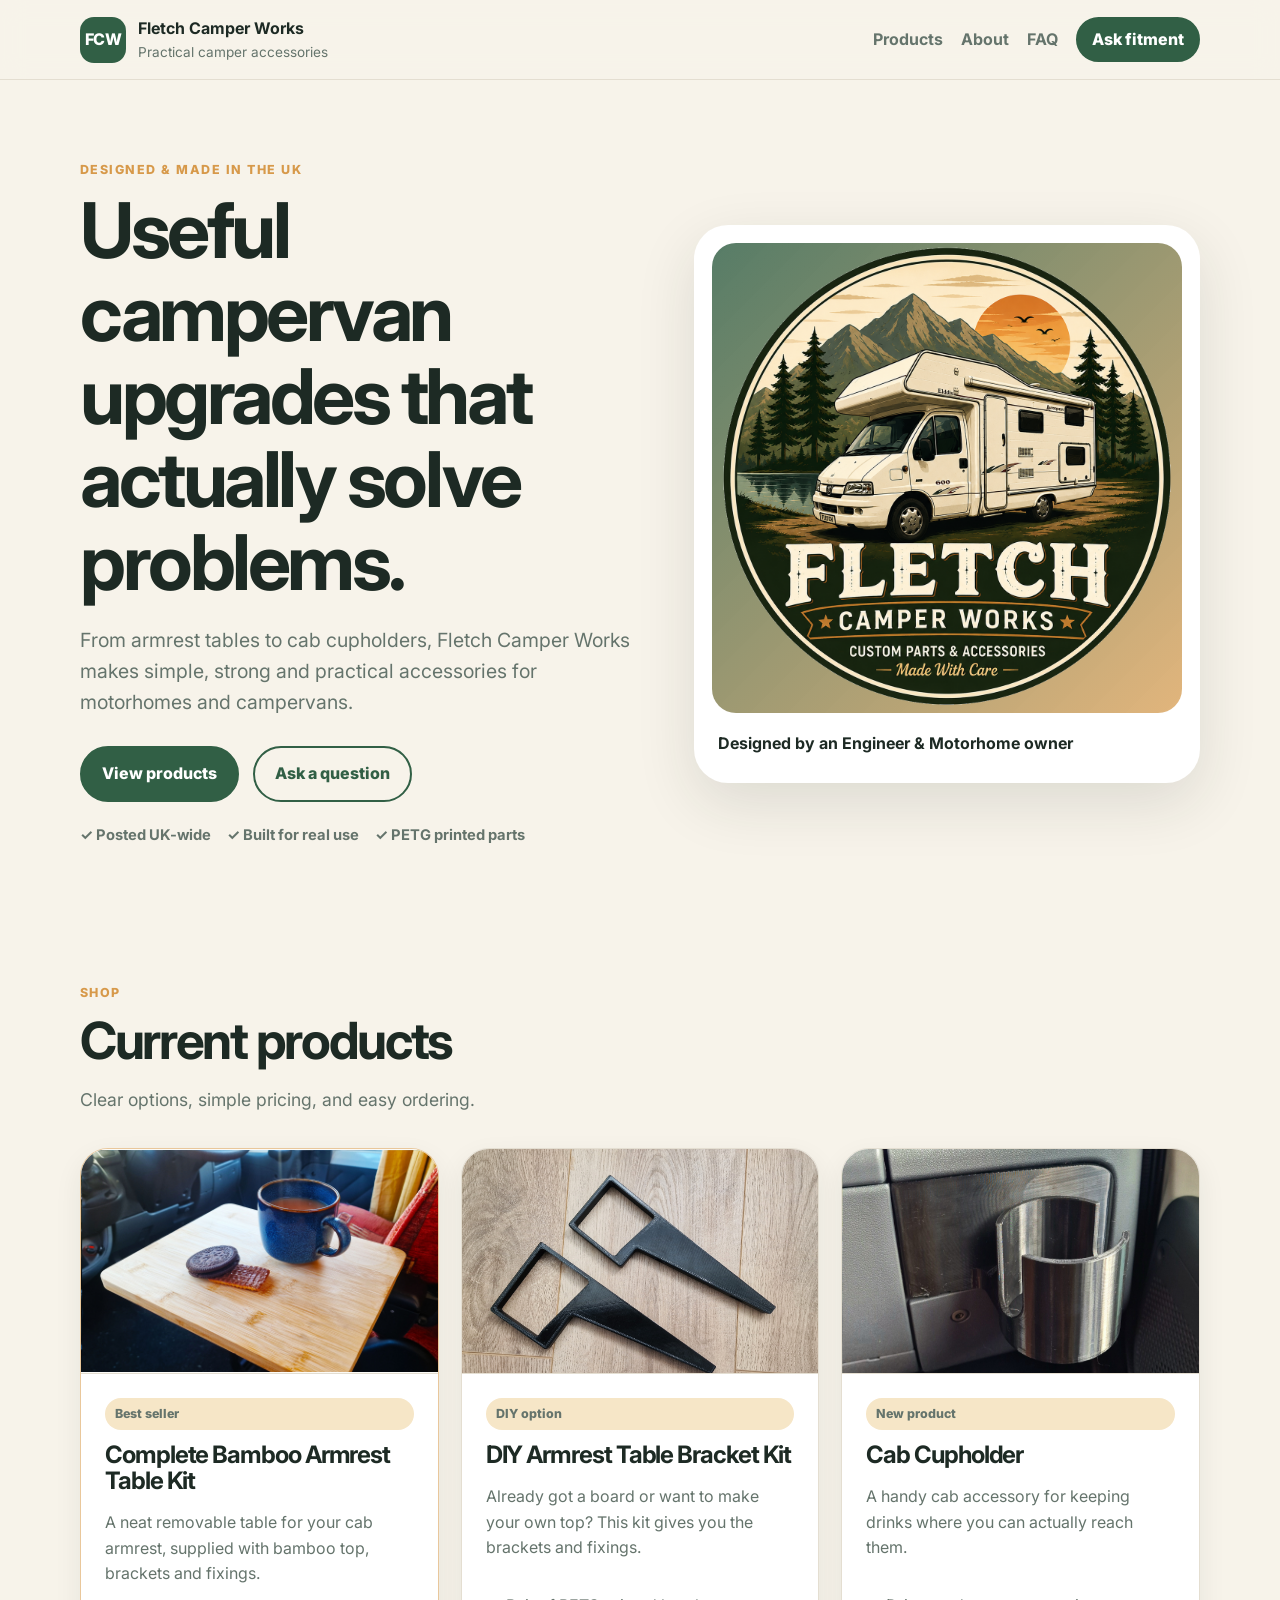
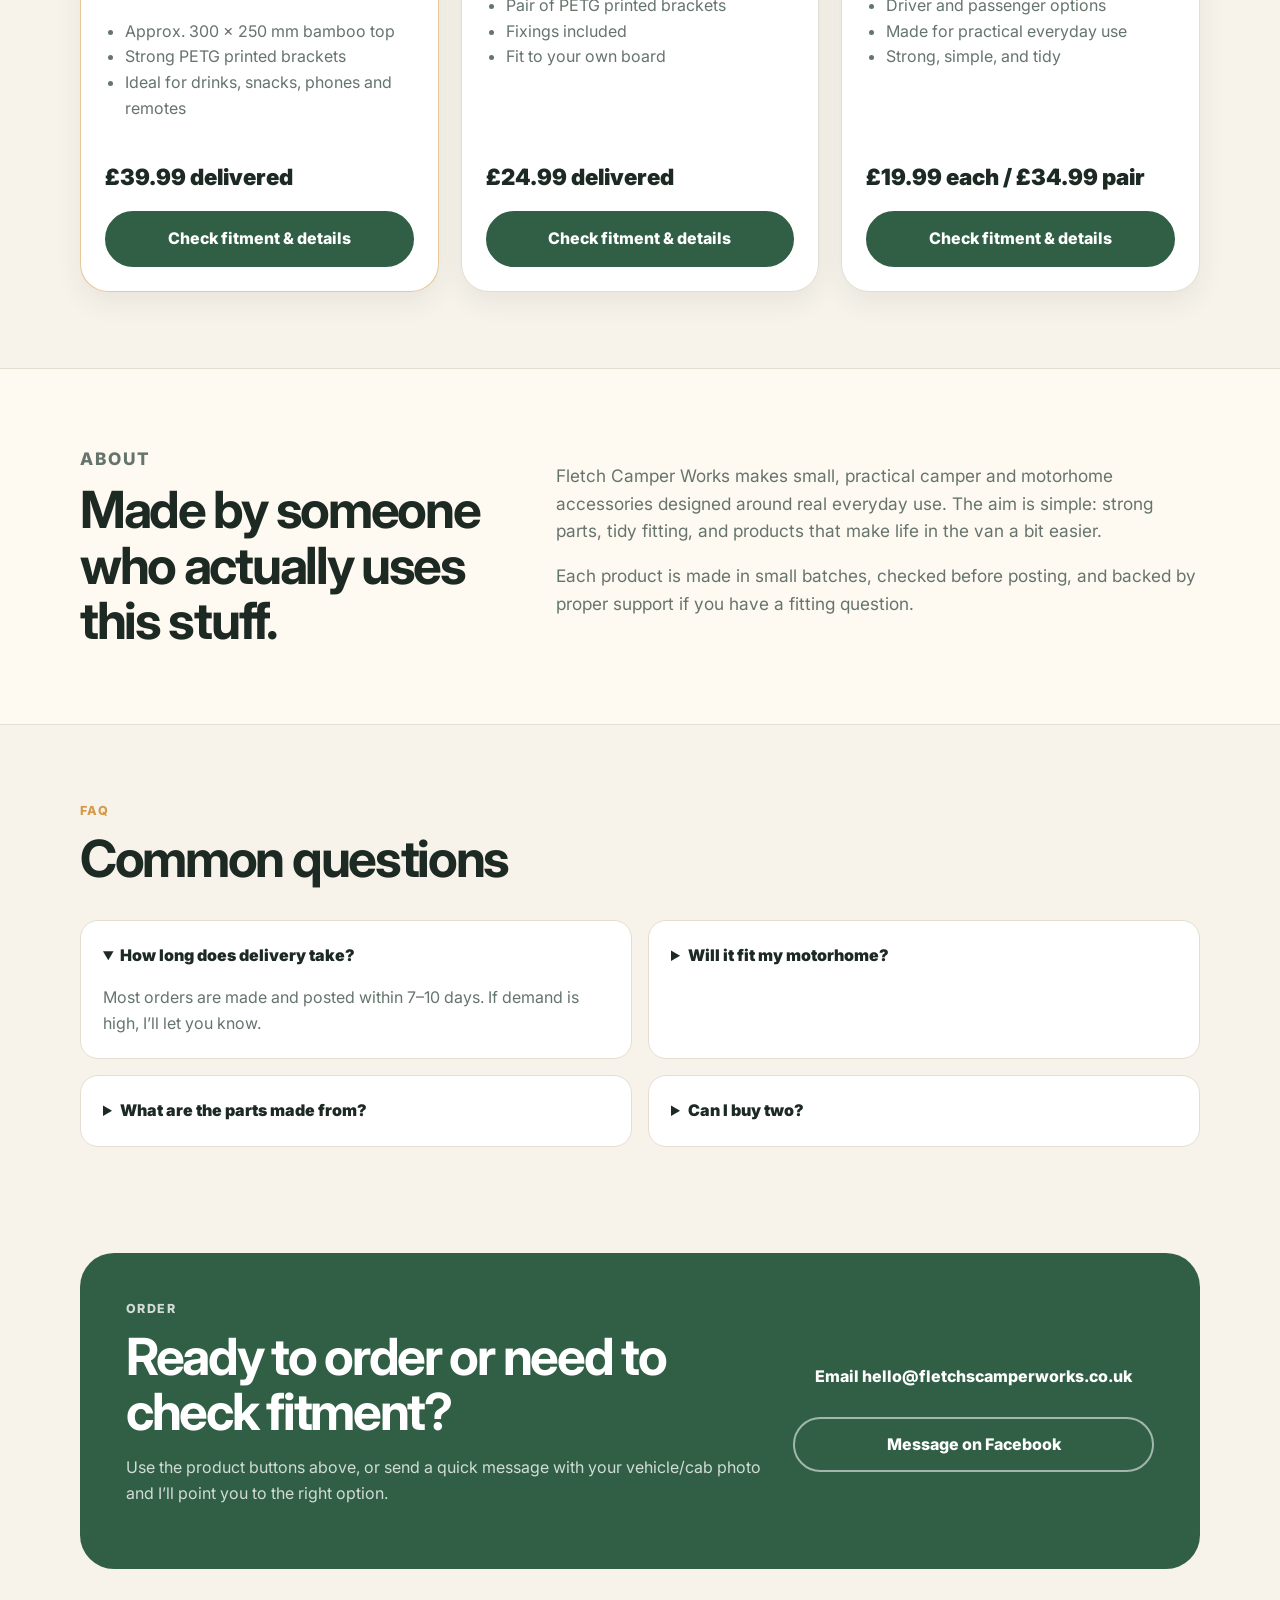
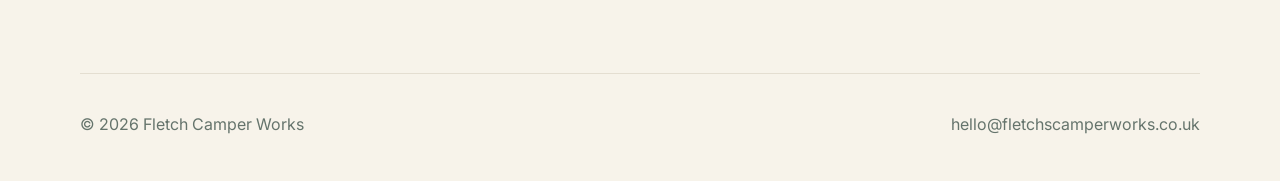
<file: index.html>
<!DOCTYPE html>
<html lang="en">
<head>
  <meta charset="UTF-8" />
  <meta name="viewport" content="width=device-width, initial-scale=1.0" />
  <title>Fletch Camper Works | Campervan Accessories</title>
  <meta name="description" content="Practical campervan and motorhome accessories designed and made in the UK by Fletch Camper Works." />
  <link rel="preconnect" href="https://fonts.googleapis.com">
  <link rel="preconnect" href="https://fonts.gstatic.com" crossorigin>
  <link href="https://fonts.googleapis.com/css2?family=Inter:wght@400;600;700;800&display=swap" rel="stylesheet">
  <link rel="stylesheet" href="styles.css" />
</head>
<body>
  <header class="site-header">
    <div class="container nav">
      <a class="brand" href="index.html">
        <div class="brand-mark">FCW</div>
        <div><strong>Fletch Camper Works</strong><span>Practical camper accessories</span></div>
      </a>
      <nav>
        <a href="index.html#products">Products</a>
        <a href="index.html#about">About</a>
        <a href="index.html#faq">FAQ</a>
        <a class="button small" href="mailto:hello@fletchscamperworks.co.uk">Ask fitment</a>
      </nav>
    </div>
  </header>

  <main>
    <section class="hero">
      <div class="container hero-grid">
        <div class="hero-copy">
          <p class="eyebrow">Designed &amp; made in the UK</p>
          <h1>Useful campervan upgrades that actually solve problems.</h1>
          <p class="lead">From armrest tables to cab cupholders, Fletch Camper Works makes simple, strong and practical accessories for motorhomes and campervans.</p>
          <div class="hero-actions">
            <a class="button" href="#products">View products</a>
            <a class="button ghost" href="mailto:hello@fletchscamperworks.co.uk">Ask a question</a>
          </div>
          <div class="trust-row"><span>✓ Posted UK-wide</span><span>✓ Built for real use</span><span>✓ PETG printed parts</span></div>
        </div>
        <div class="hero-card">
          <div class="mock-photo"><img src="images/homepage-hero.png" alt="Fletch Camper Works product in use"></div>
          <div class="hero-note"><strong>Designed by an Engineer & Motorhome owner</strong><p></p></div>
        </div>
      </div>
    </section>

    <section id="products" class="section">
      <div class="container">
        <div class="section-heading"><p class="eyebrow">Shop</p><h2>Current products</h2><p>Clear options, simple pricing, and easy ordering.</p></div>
        <div class="product-grid">
          <article class="product-card featured">
            <div class="product-image"><img src="images/products/complete-armrest-table-kit/card.jpg" alt="Complete Bamboo Armrest Table Kit"></div>
            <div class="product-content">
              <p class="tag">Best seller</p>
              <h3>Complete Bamboo Armrest Table Kit</h3>
              <p>A neat removable table for your cab armrest, supplied with bamboo top, brackets and fixings.</p>
              <ul>
                <li>Approx. 300 × 250 mm bamboo top</li>
                <li>Strong PETG printed brackets</li>
                <li>Ideal for drinks, snacks, phones and remotes</li>
              </ul>
              <div class="price">£39.99 delivered</div>
              <a class="button full" href="complete-armrest-table-kit.html">Check fitment & details</a>
            </div>
          </article>

          <article class="product-card">
            <div class="product-image"><img src="images/products/diy-armrest-bracket-kit/card.jpg" alt="DIY Armrest Table Bracket Kit"></div>
            <div class="product-content">
              <p class="tag">DIY option</p>
              <h3>DIY Armrest Table Bracket Kit</h3>
              <p>Already got a board or want to make your own top? This kit gives you the brackets and fixings.</p>
              <ul>
                <li>Pair of PETG printed brackets</li>
                <li>Fixings included</li>
                <li>Fit to your own board</li>
              </ul>
              <div class="price">£24.99 delivered</div>
              <a class="button full" href="diy-armrest-bracket-kit.html">Check fitment & details</a>
            </div>
          </article>

          <article class="product-card">
            <div class="product-image"><img src="images/products/cab-cupholder/card.jpg" alt="Cab Cupholder"></div>
            <div class="product-content">
              <p class="tag">New product</p>
              <h3>Cab Cupholder</h3>
              <p>A handy cab accessory for keeping drinks where you can actually reach them.</p>
              <ul>
                <li>Driver and passenger options</li>
                <li>Made for practical everyday use</li>
                <li>Strong, simple, and tidy</li>
              </ul>
              <div class="price">£19.99 each / £34.99 pair</div>
              <a class="button full" href="cab-cupholder.html">Check fitment & details</a>
            </div>
          </article>
        </div>
      </div>
    </section>

    <section id="about" class="section alt"><div class="container split"><div><p class="eyebrow">About</p><h2>Made by someone who actually uses this stuff.</h2></div><div><p>Fletch Camper Works makes small, practical camper and motorhome accessories designed around real everyday use. The aim is simple: strong parts, tidy fitting, and products that make life in the van a bit easier.</p>
<p>Each product is made in small batches, checked before posting, and backed by proper support if you have a fitting question.</p></div></div></section>

    <section id="faq" class="section"><div class="container"><div class="section-heading"><p class="eyebrow">FAQ</p><h2>Common questions</h2></div><div class="faq-grid"><details open><summary>How long does delivery take?</summary><p>Most orders are made and posted within 7–10 days. If demand is high, I’ll let you know.</p></details><details><summary>Will it fit my motorhome?</summary><p>Many Fiat and Peugeot based cabs share similar layouts, but please message with a photo if you are unsure.</p></details><details><summary>What are the parts made from?</summary><p>The printed parts are made from PETG, chosen because it is tougher and more heat resistant than standard PLA.</p></details><details><summary>Can I buy two?</summary><p>Yes. Some products are available as driver and passenger side versions, or as discounted pairs where listed.</p></details></div></div></section>

    <section id="order" class="section cta"><div class="container cta-box"><div><p class="eyebrow">Order</p><h2>Ready to order or need to check fitment?</h2><p>Use the product buttons above, or send a quick message with your vehicle/cab photo and I’ll point you to the right option.</p></div><div class="cta-actions"><a class="button" href="mailto:hello@fletchscamperworks.co.uk">Email hello@fletchscamperworks.co.uk</a><a class="button ghost light" href="https://www.facebook.com/" target="_blank" rel="noopener">Message on Facebook</a></div></div></section>
  </main>

  <footer class="site-footer">
    <div class="container footer-grid">
      <p>© <span id="year"></span> Fletch Camper Works</p>
      <p><a href="mailto:hello@fletchscamperworks.co.uk">hello@fletchscamperworks.co.uk</a></p>
    </div>
  </footer>
  <script src="script.js"></script>
</body>
</html>
</file>
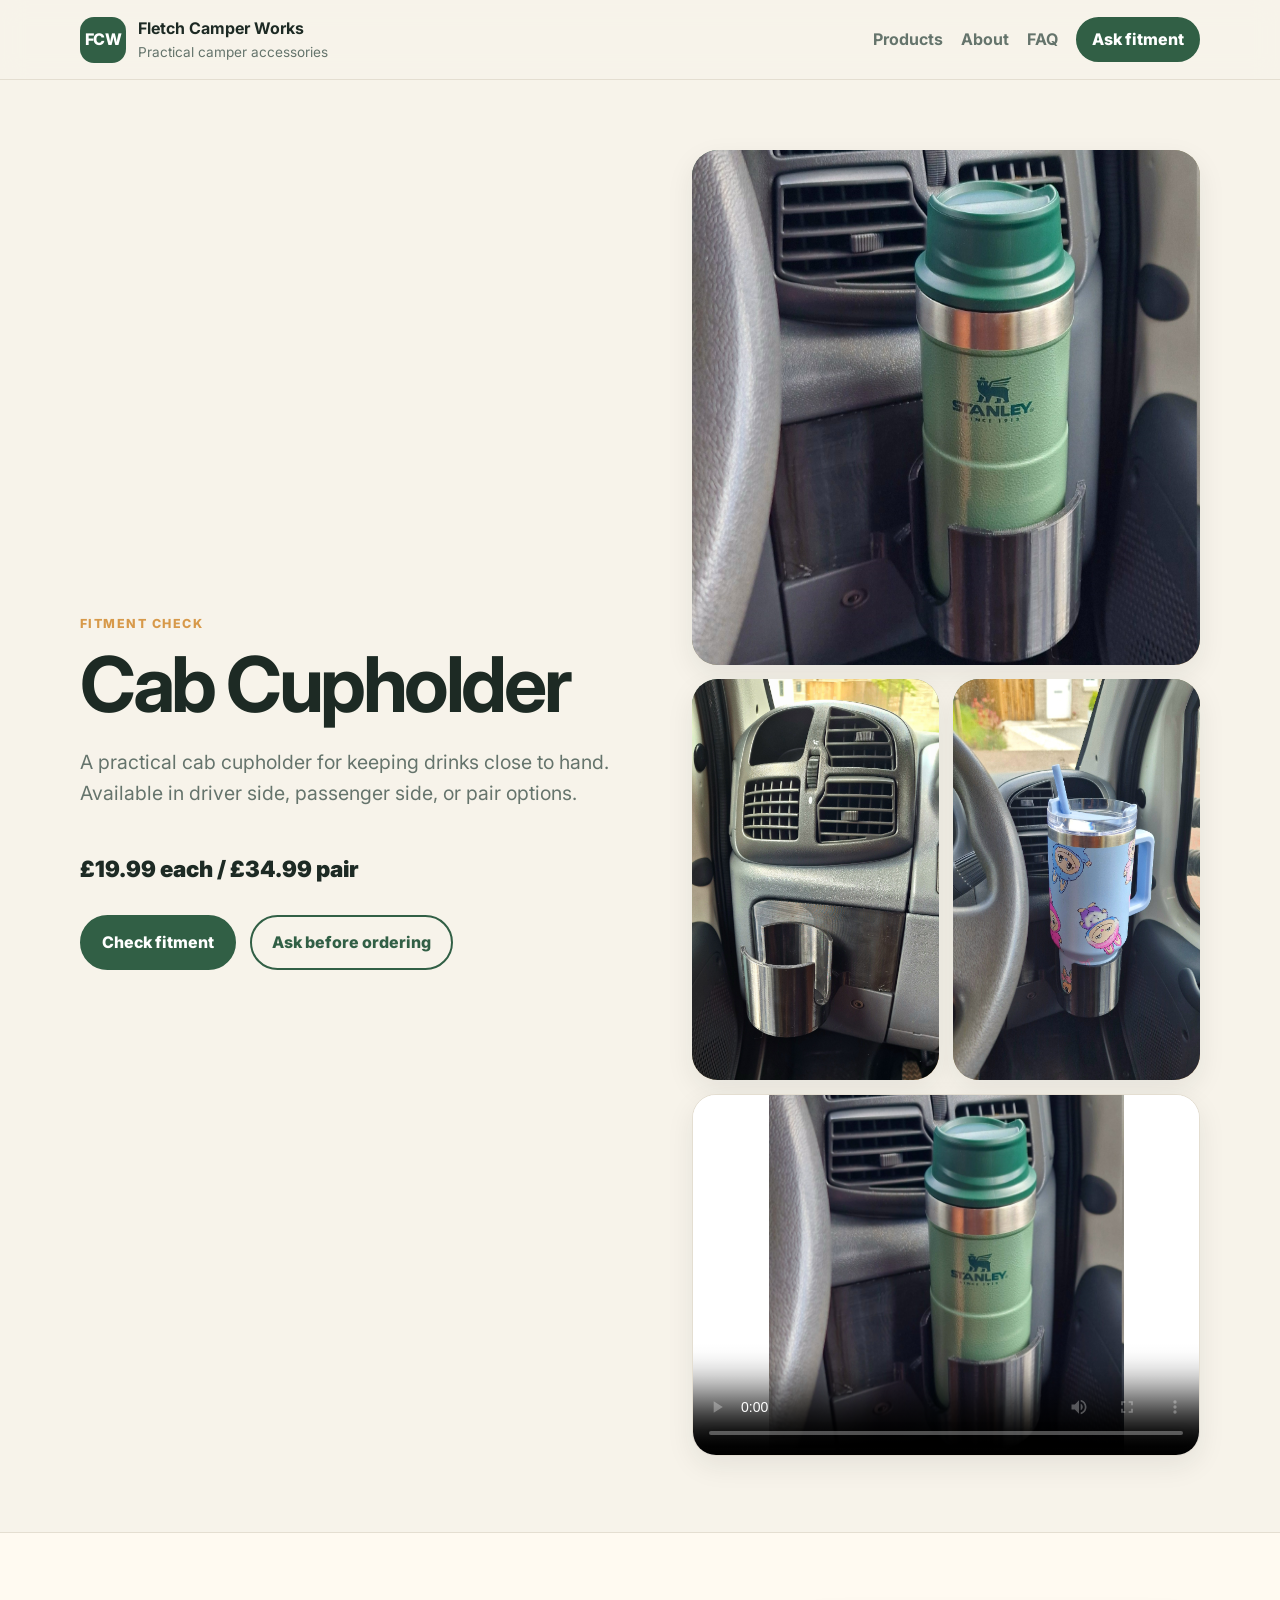
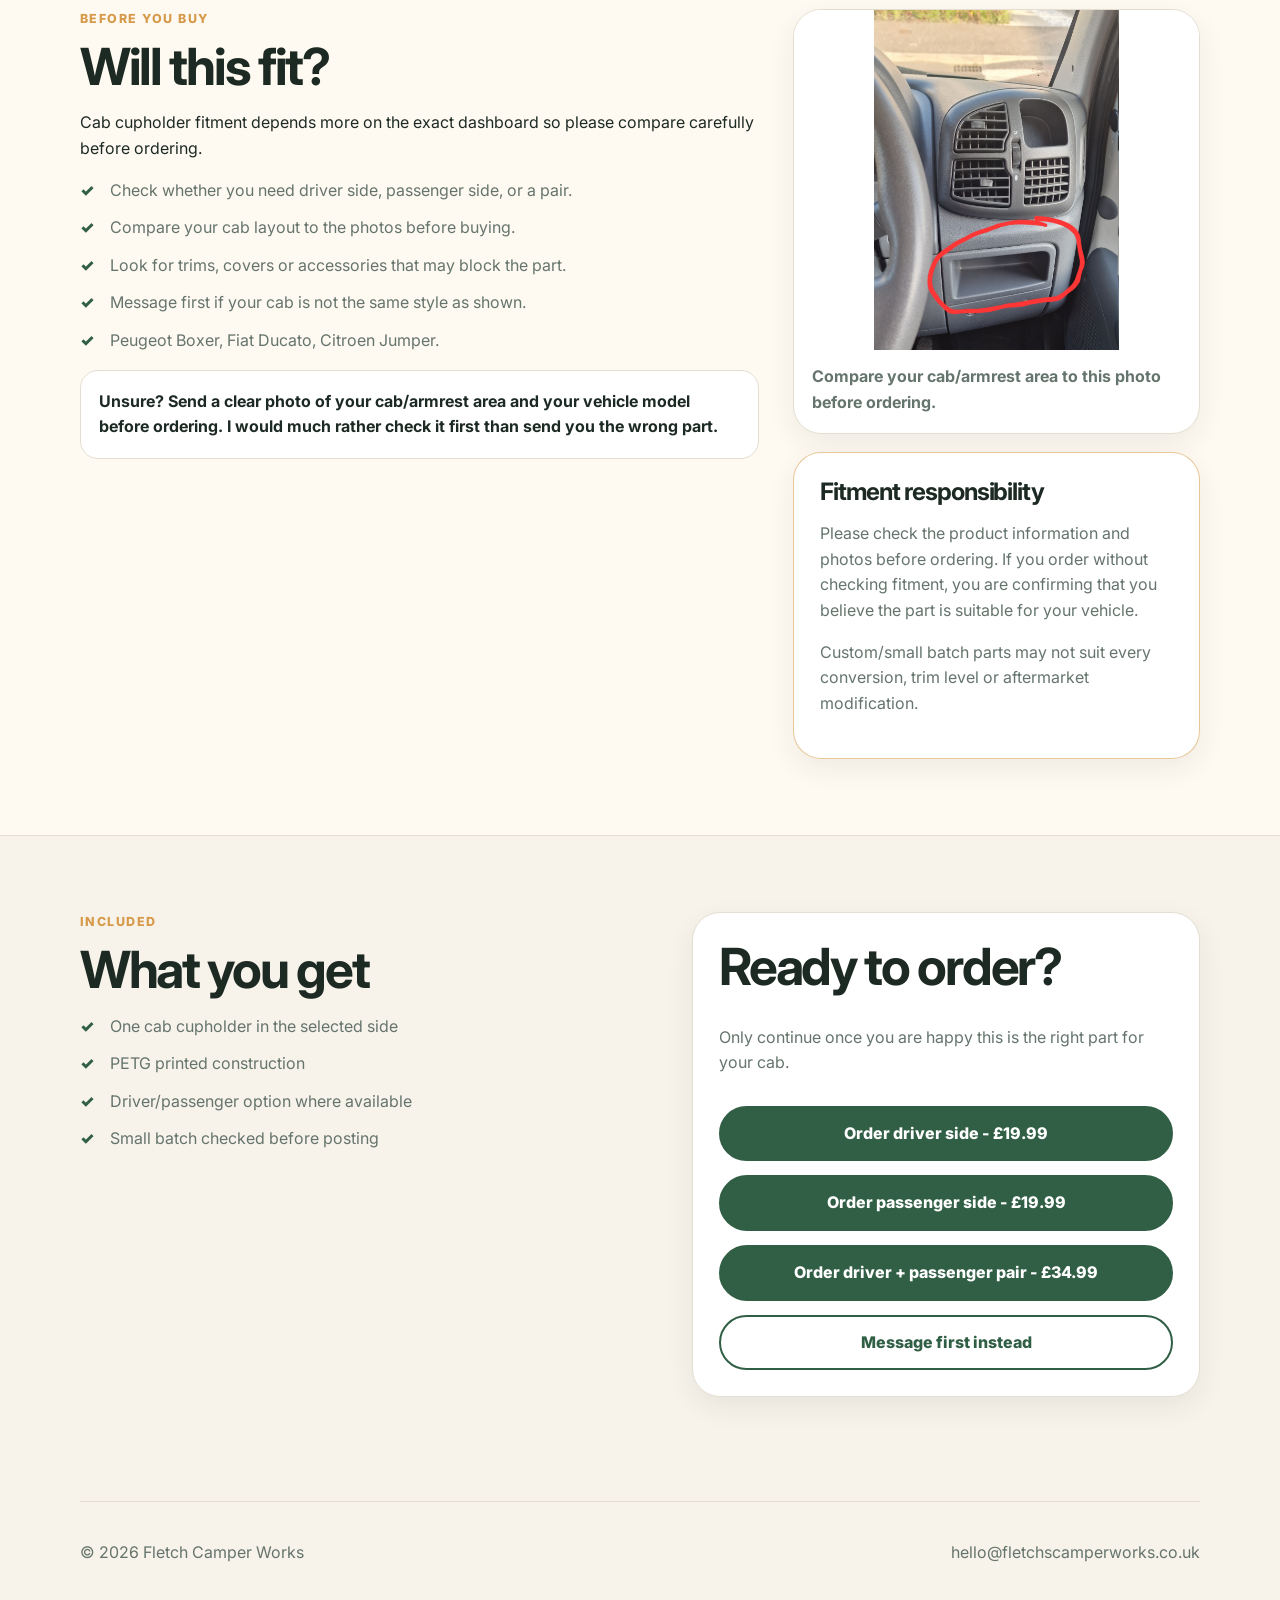
<file: cab-cupholder.html>
<!DOCTYPE html>
<html lang="en">
<head>
  <meta charset="UTF-8" />
  <meta name="viewport" content="width=device-width, initial-scale=1.0" />
  <title>Cab Cupholder | Fletch Camper Works</title>
  <meta name="description" content="Fitment and ordering information for Cab Cupholder from Fletch Camper Works." />
  <link rel="preconnect" href="https://fonts.googleapis.com">
  <link rel="preconnect" href="https://fonts.gstatic.com" crossorigin>
  <link href="https://fonts.googleapis.com/css2?family=Inter:wght@400;600;700;800&display=swap" rel="stylesheet">
  <link rel="stylesheet" href="styles.css" />
</head>
<body>
  <header class="site-header">
    <div class="container nav">
      <a class="brand" href="index.html">
        <div class="brand-mark">FCW</div>
        <div><strong>Fletch Camper Works</strong><span>Practical camper accessories</span></div>
      </a>
      <nav>
        <a href="index.html#products">Products</a>
        <a href="index.html#about">About</a>
        <a href="index.html#faq">FAQ</a>
        <a class="button small" href="mailto:hello@fletchscamperworks.co.uk">Ask fitment</a>
      </nav>
    </div>
  </header>

  <main>
    <section class="product-hero section">
      <div class="container product-detail-grid">
        <div>
          <p class="eyebrow">Fitment check</p>
          <h1>Cab Cupholder</h1>
          <p class="lead">A practical cab cupholder for keeping drinks close to hand. Available in driver side, passenger side, or pair options.</p>
          <div class="price">£19.99 each / £34.99 pair</div>
          <div class="hero-actions"><a class="button" href="#fitment">Check fitment</a><a class="button ghost" href="mailto:hello@fletchscamperworks.co.uk?subject=Fitment check - Cab Cupholder">Ask before ordering</a></div>
        </div>
        <div class="product-gallery">
          <div class="cab-image main"><img src="images/products/cab-cupholder/main.jpg" alt="Cab Cupholder fitted"></div>
          <div class="gallery-row"><div class="cab-image small-card"><img src="images/products/cab-cupholder/second.jpg" alt="Cab Cupholder detail photo one"></div><div class="cab-image small-card"><img src="images/products/cab-cupholder/third.jpg" alt="Cab Cupholder detail photo two"></div></div>
          <div class="media-feature">
          <video controls preload="metadata" poster="images/products/cab-cupholder/main.jpg">
            <source src="http://media.fletchscamperworks.co.uk/cupholder-video.mp4" type="video/mp4">
            Your browser does not support the video tag.
          </video>
        </div>
        </div>
      </div>
    </section>

    <section id="fitment" class="section alt">
      <div class="container fitment-layout">
        <div>
          <p class="eyebrow">Before you buy</p><h2>Will this fit?</h2>
          <p>Cab cupholder fitment depends more on the exact dashboard so please compare carefully before ordering.</p>
          <ul class="check-list">
                <li>Check whether you need driver side, passenger side, or a pair.</li>
                <li>Compare your cab layout to the photos before buying.</li>
                <li>Look for trims, covers or accessories that may block the part.</li>
                <li>Message first if your cab is not the same style as shown.</li>
                <li>Peugeot Boxer, Fiat Ducato, Citroen Jumper.</li>
          </ul>
          <p class="support-note">Unsure? Send a clear photo of your cab/armrest area and your vehicle model before ordering. I would much rather check it first than send you the wrong part.</p>
        </div>
        <aside class="notice-stack">
          <div class="fitment-photo-card">
            <img src="images/products/cab-cupholder/fitment.jpg" alt="Cab Cupholder fitment area photo">
            <p>Compare your cab/armrest area to this photo before ordering.</p>
          </div>
          <div class="notice-card"><h3>Fitment responsibility</h3><p>Please check the product information and photos before ordering. If you order without checking fitment, you are confirming that you believe the part is suitable for your vehicle.</p><p>Custom/small batch parts may not suit every conversion, trim level or aftermarket modification.</p></div>
        </aside>
      </div>
    </section>

    <section class="section"><div class="container product-detail-grid compact"><div><p class="eyebrow">Included</p><h2>What you get</h2><ul class="check-list">
                <li>One cab cupholder in the selected side</li>
                <li>PETG printed construction</li>
                <li>Driver/passenger option where available</li>
                <li>Small batch checked before posting</li>
          </ul></div><div class="order-card"><h2>Ready to order?</h2><p>Only continue once you are happy this is the right part for your cab.</p>
          <a class="button full" href="https://buy.stripe.com/5kQeVcaoH9O73fR2bm0x209">Order driver side - £19.99</a>
          <a class="button full" href="https://buy.stripe.com/cNibJ0gN59O73fR8zK0x20a">Order passenger side - £19.99</a>
          <a class="button full" href="https://buy.stripe.com/28E8wO9kDbWf5nZbLW0x20b">Order driver + passenger pair - £34.99</a>
          <a class="button ghost full" href="mailto:hello@fletchscamperworks.co.uk?subject=Fitment check - Cab Cupholder">Message first instead</a>
  </main>

  <footer class="site-footer">
    <div class="container footer-grid">
      <p>© <span id="year"></span> Fletch Camper Works</p>
      <p><a href="mailto:hello@fletchscamperworks.co.uk">hello@fletchscamperworks.co.uk</a></p>
    </div>
  </footer>
  <script src="script.js"></script>
</body>
</html>
</file>
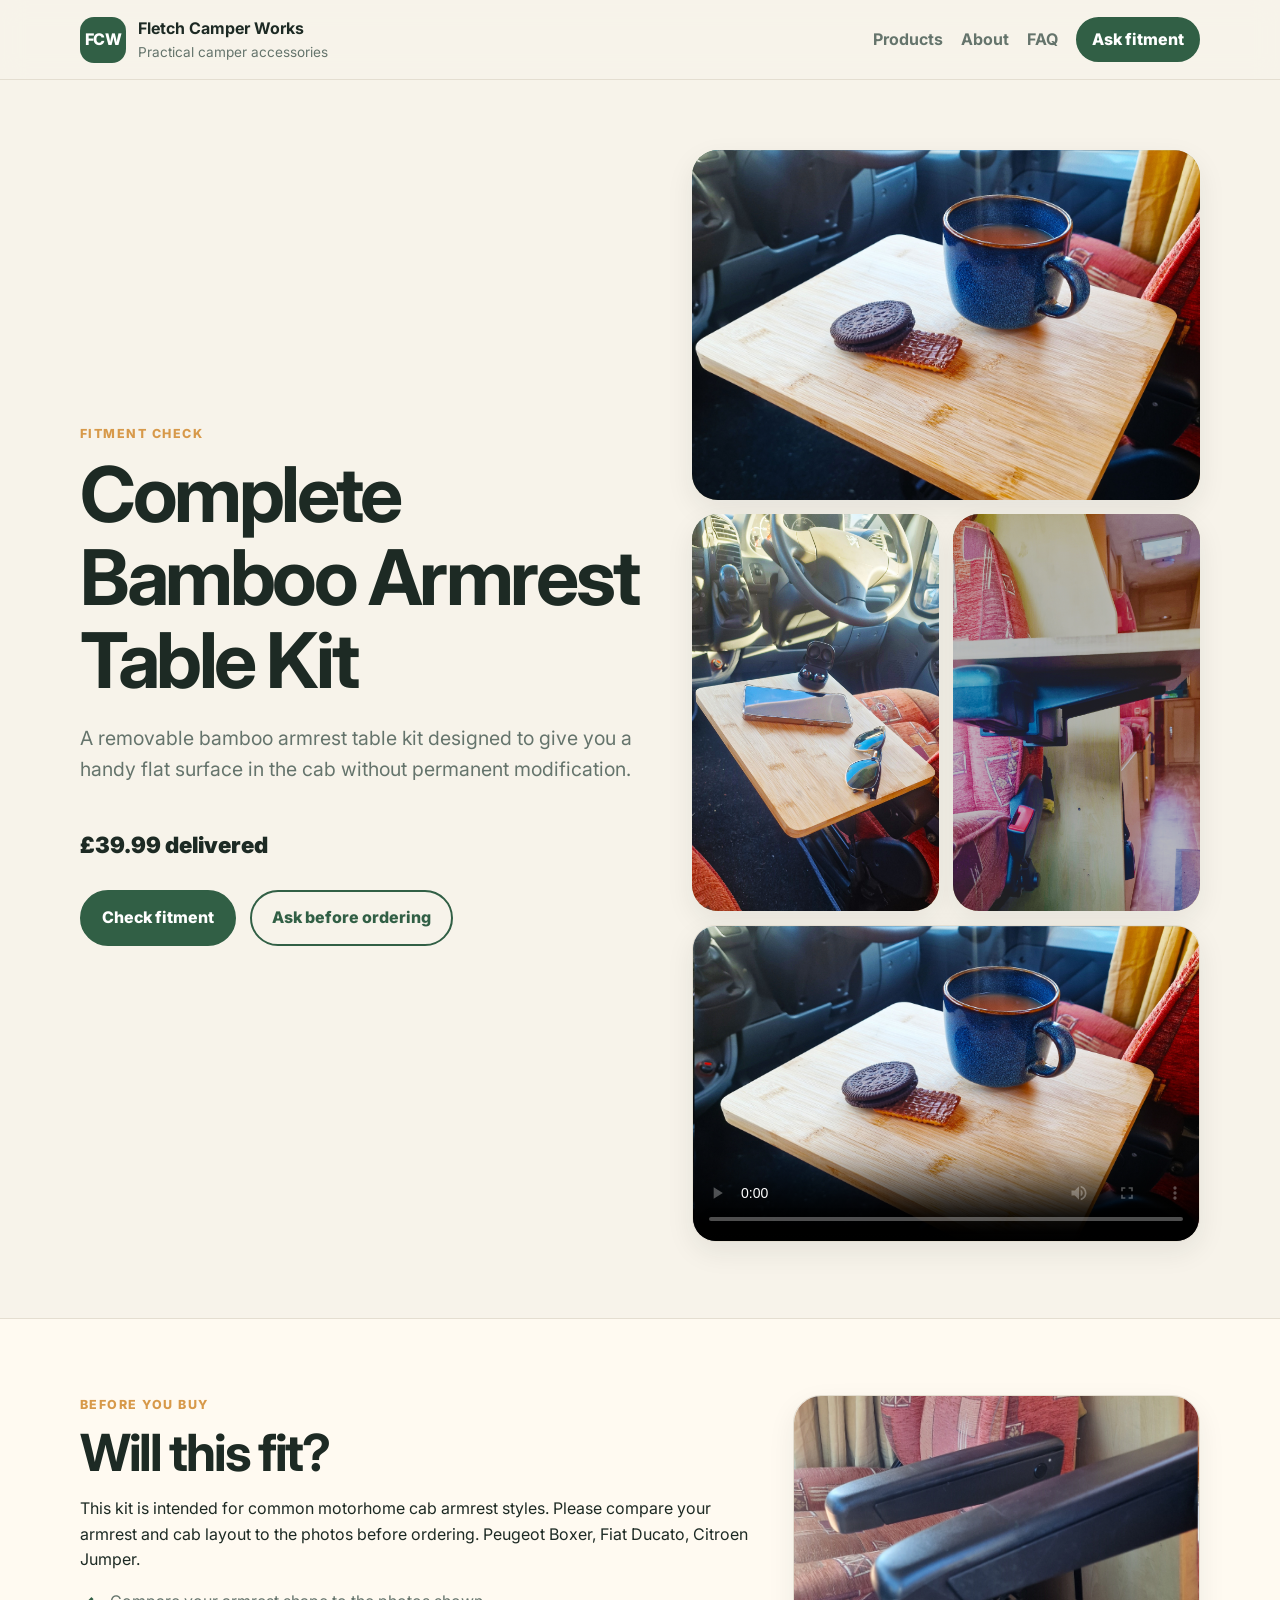
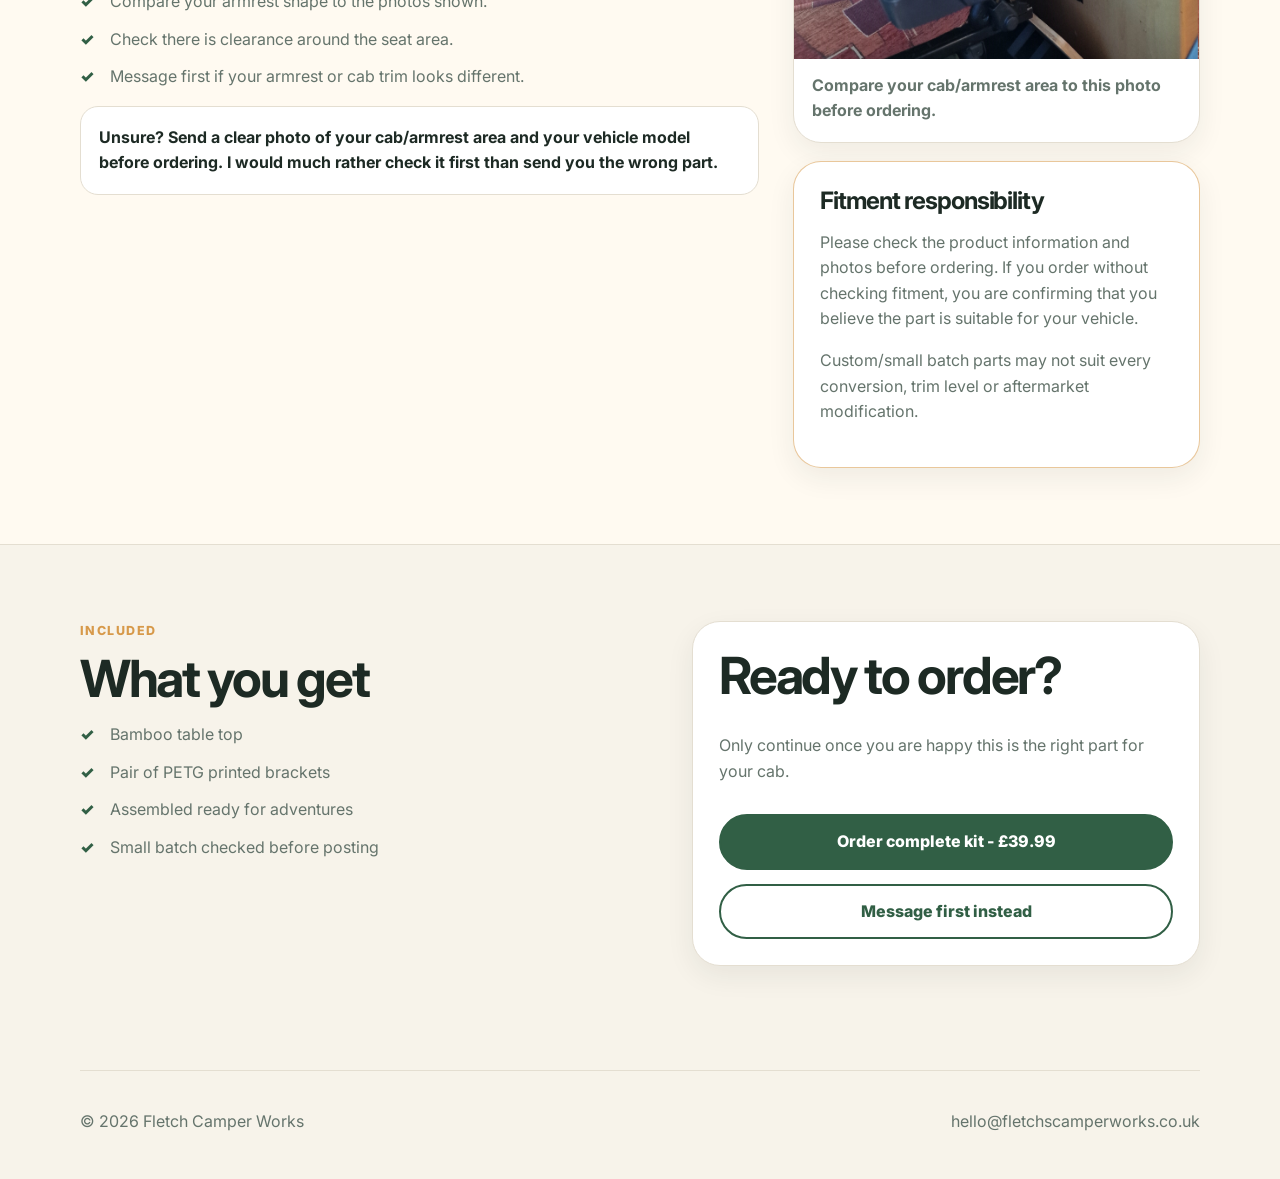
<file: complete-armrest-table-kit.html>
<!DOCTYPE html>
<html lang="en">
<head>
  <meta charset="UTF-8" />
  <meta name="viewport" content="width=device-width, initial-scale=1.0" />
  <title>Complete Bamboo Armrest Table Kit | Fletch Camper Works</title>
  <meta name="description" content="Fitment and ordering information for Complete Bamboo Armrest Table Kit from Fletch Camper Works." />
  <link rel="preconnect" href="https://fonts.googleapis.com">
  <link rel="preconnect" href="https://fonts.gstatic.com" crossorigin>
  <link href="https://fonts.googleapis.com/css2?family=Inter:wght@400;600;700;800&display=swap" rel="stylesheet">
  <link rel="stylesheet" href="styles.css" />
</head>
<body>
  <header class="site-header">
    <div class="container nav">
      <a class="brand" href="index.html">
        <div class="brand-mark">FCW</div>
        <div><strong>Fletch Camper Works</strong><span>Practical camper accessories</span></div>
      </a>
      <nav>
        <a href="index.html#products">Products</a>
        <a href="index.html#about">About</a>
        <a href="index.html#faq">FAQ</a>
        <a class="button small" href="mailto:hello@fletchscamperworks.co.uk">Ask fitment</a>
      </nav>
    </div>
  </header>

  <main>
    <section class="product-hero section">
      <div class="container product-detail-grid">
        <div>
          <p class="eyebrow">Fitment check</p>
          <h1>Complete Bamboo Armrest Table Kit</h1>
          <p class="lead">A removable bamboo armrest table kit designed to give you a handy flat surface in the cab without permanent modification.</p>
          <div class="price">£39.99 delivered</div>
          <div class="hero-actions"><a class="button" href="#fitment">Check fitment</a><a class="button ghost" href="mailto:hello@fletchscamperworks.co.uk?subject=Fitment check - Complete Bamboo Armrest Table Kit">Ask before ordering</a></div>
        </div>
        <div class="product-gallery">
          <div class="cab-image main"><img src="images/products/complete-armrest-table-kit/main.jpg" alt="Complete Bamboo Armrest Table Kit fitted"></div>
          <div class="gallery-row"><div class="cab-image small-card"><img src="images/products/complete-armrest-table-kit/second.jpg" alt="Complete Bamboo Armrest Table Kit detail photo one"></div><div class="cab-image small-card"><img src="images/products/complete-armrest-table-kit/third.jpg" alt="Complete Bamboo Armrest Table Kit detail photo two"></div></div>
          <div class="media-feature">
          <video controls preload="metadata" poster="images/products/complete-armrest-table-kit/main.jpg">
            <source src="http://media.fletchscamperworks.co.uk/armrest-video.mp4" type="video/mp4">
            Your browser does not support the video tag.
          </video>
        </div>
        </div>
      </div>
    </section>

    <section id="fitment" class="section alt">
      <div class="container fitment-layout">
        <div>
          <p class="eyebrow">Before you buy</p><h2>Will this fit?</h2>
          <p>This kit is intended for common motorhome cab armrest styles. Please compare your armrest and cab layout to the photos before ordering.

Peugeot Boxer, Fiat Ducato, Citroen Jumper.</p>
          <ul class="check-list">
                <li>Compare your armrest shape to the photos shown.</li>
                <li>Check there is clearance around the seat area.</li>
                <li>Message first if your armrest or cab trim looks different.</li>
          </ul>
          <p class="support-note">Unsure? Send a clear photo of your cab/armrest area and your vehicle model before ordering. I would much rather check it first than send you the wrong part.</p>
        </div>
        <aside class="notice-stack">
          <div class="fitment-photo-card">
            <img src="images/products/complete-armrest-table-kit/fitment.jpg" alt="Complete Bamboo Armrest Table Kit fitment area photo">
            <p>Compare your cab/armrest area to this photo before ordering.</p>
          </div>
          <div class="notice-card"><h3>Fitment responsibility</h3><p>Please check the product information and photos before ordering. If you order without checking fitment, you are confirming that you believe the part is suitable for your vehicle.</p><p>Custom/small batch parts may not suit every conversion, trim level or aftermarket modification.</p></div>
        </aside>
      </div>
    </section>

    <section class="section"><div class="container product-detail-grid compact"><div><p class="eyebrow">Included</p><h2>What you get</h2><ul class="check-list">
                <li>Bamboo table top</li>
                <li>Pair of PETG printed brackets</li>
                <li>Assembled ready for adventures</li>
                <li>Small batch checked before posting</li>
          </ul></div><div class="order-card"><h2>Ready to order?</h2><p>Only continue once you are happy this is the right part for your cab.</p>
          <a class="button full" href="https://buy.stripe.com/4gMbJ07cvf8rcQrg2c0x201">Order complete kit - £39.99</a>
          <a class="button ghost full" href="mailto:hello@fletchscamperworks.co.uk?subject=Fitment check - Complete Bamboo Armrest Table Kit">Message first instead</a>
  </main>

  <footer class="site-footer">
    <div class="container footer-grid">
      <p>© <span id="year"></span> Fletch Camper Works</p>
      <p><a href="mailto:hello@fletchscamperworks.co.uk">hello@fletchscamperworks.co.uk</a></p>
    </div>
  </footer>
  <script src="script.js"></script>
</body>
</html>
</file>
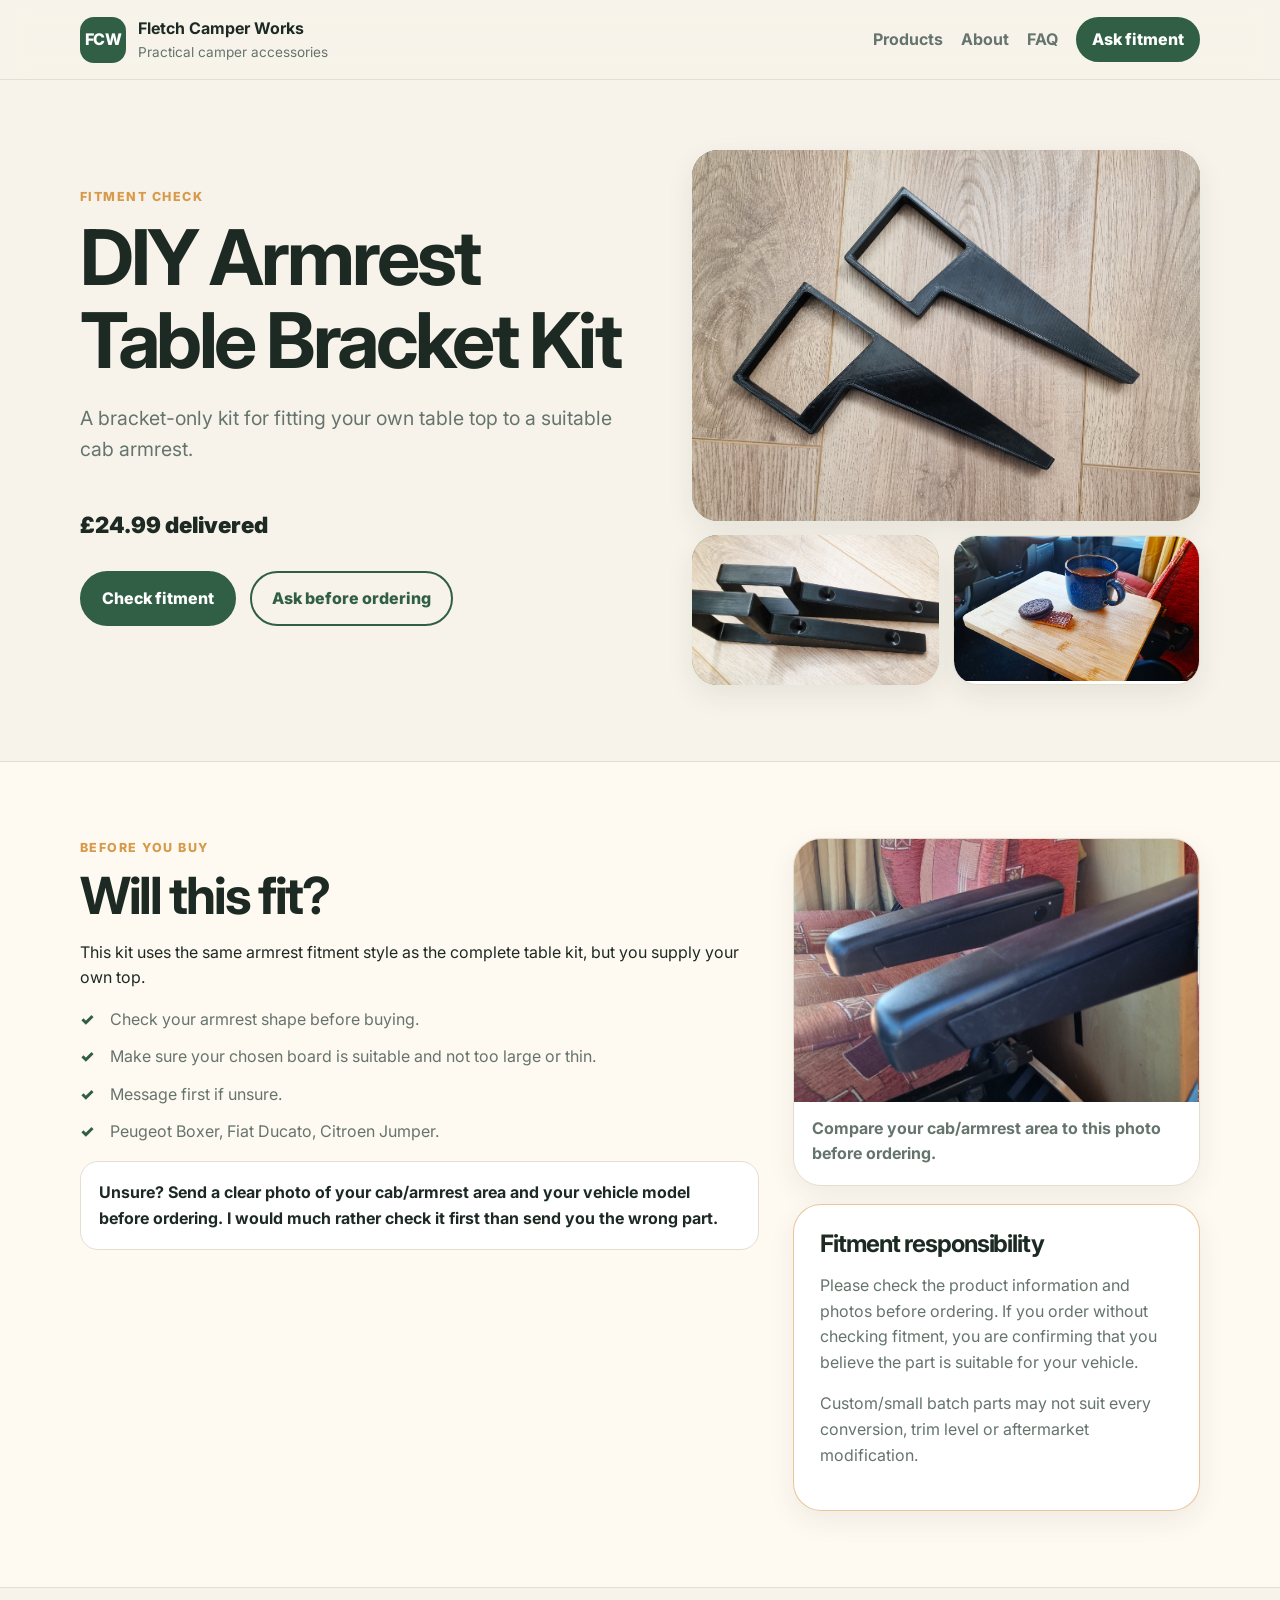
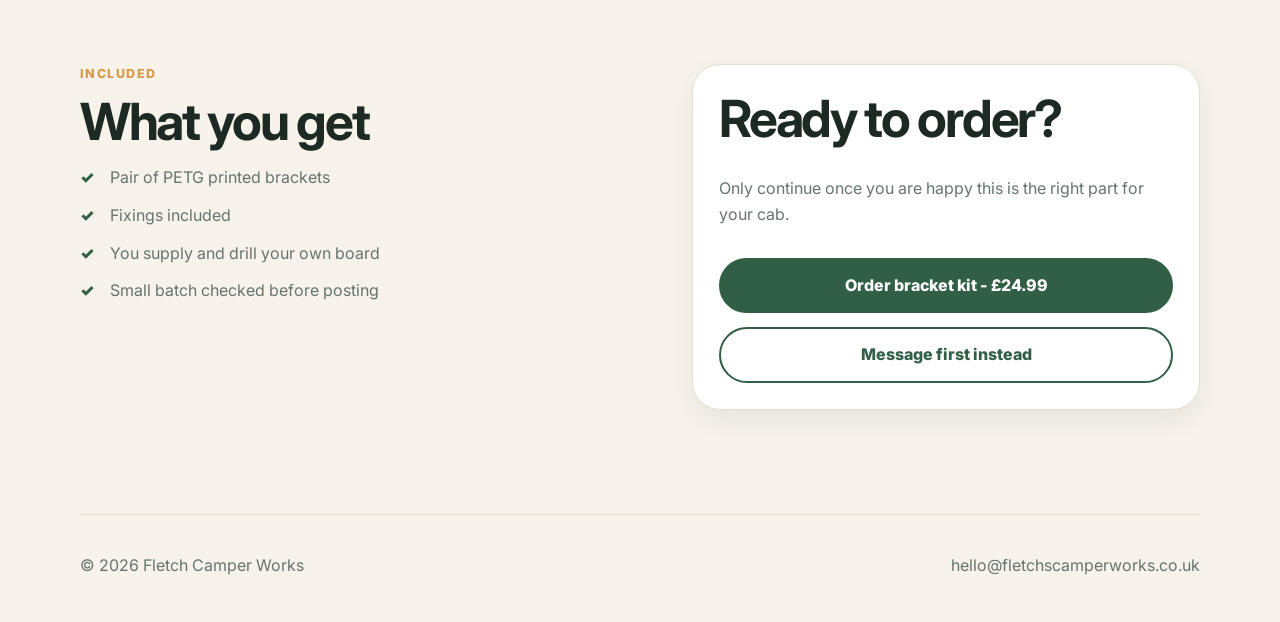
<file: diy-armrest-bracket-kit.html>
<!DOCTYPE html>
<html lang="en">
<head>
  <meta charset="UTF-8" />
  <meta name="viewport" content="width=device-width, initial-scale=1.0" />
  <title>DIY Armrest Table Bracket Kit | Fletch Camper Works</title>
  <meta name="description" content="Fitment and ordering information for DIY Armrest Table Bracket Kit from Fletch Camper Works." />
  <link rel="preconnect" href="https://fonts.googleapis.com">
  <link rel="preconnect" href="https://fonts.gstatic.com" crossorigin>
  <link href="https://fonts.googleapis.com/css2?family=Inter:wght@400;600;700;800&display=swap" rel="stylesheet">
  <link rel="stylesheet" href="styles.css" />
</head>
<body>
  <header class="site-header">
    <div class="container nav">
      <a class="brand" href="index.html">
        <div class="brand-mark">FCW</div>
        <div><strong>Fletch Camper Works</strong><span>Practical camper accessories</span></div>
      </a>
      <nav>
        <a href="index.html#products">Products</a>
        <a href="index.html#about">About</a>
        <a href="index.html#faq">FAQ</a>
        <a class="button small" href="mailto:hello@fletchscamperworks.co.uk">Ask fitment</a>
      </nav>
    </div>
  </header>

  <main>
    <section class="product-hero section">
      <div class="container product-detail-grid">
        <div>
          <p class="eyebrow">Fitment check</p>
          <h1>DIY Armrest Table Bracket Kit</h1>
          <p class="lead">A bracket-only kit for fitting your own table top to a suitable cab armrest.</p>
          <div class="price">£24.99 delivered</div>
          <div class="hero-actions"><a class="button" href="#fitment">Check fitment</a><a class="button ghost" href="mailto:hello@fletchscamperworks.co.uk?subject=Fitment check - DIY Armrest Table Bracket Kit">Ask before ordering</a></div>
        </div>
        <div class="product-gallery">
          <div class="cab-image main"><img src="images/products/diy-armrest-bracket-kit/main.jpg" alt="DIY Armrest Table Bracket Kit fitted"></div>
          <div class="gallery-row"><div class="cab-image small-card"><img src="images/products/diy-armrest-bracket-kit/second.jpg" alt="DIY Armrest Table Bracket Kit detail photo one"></div>
          <div class="media-feature"><img src="images/products/diy-armrest-bracket-kit/extra.jpg" alt="DIY Armrest Table Bracket Kit extra photo"></div>
        </div>
      </div>
    </section>

    <section id="fitment" class="section alt">
      <div class="container fitment-layout">
        <div>
          <p class="eyebrow">Before you buy</p><h2>Will this fit?</h2>
          <p>This kit uses the same armrest fitment style as the complete table kit, but you supply your own top.</p>
          <ul class="check-list">
                <li>Check your armrest shape before buying.</li>
                <li>Make sure your chosen board is suitable and not too large or thin.</li>
                <li>Message first if unsure.</li>
                <li>Peugeot Boxer, Fiat Ducato, Citroen Jumper.</li>
          </ul>
          <p class="support-note">Unsure? Send a clear photo of your cab/armrest area and your vehicle model before ordering. I would much rather check it first than send you the wrong part.</p>
        </div>
        <aside class="notice-stack">
          <div class="fitment-photo-card">
            <img src="images/products/diy-armrest-bracket-kit/fitment.jpg" alt="DIY Armrest Table Bracket Kit fitment area photo">
            <p>Compare your cab/armrest area to this photo before ordering.</p>
          </div>
          <div class="notice-card"><h3>Fitment responsibility</h3><p>Please check the product information and photos before ordering. If you order without checking fitment, you are confirming that you believe the part is suitable for your vehicle.</p><p>Custom/small batch parts may not suit every conversion, trim level or aftermarket modification.</p></div>
        </aside>
      </div>
    </section>

    <section class="section"><div class="container product-detail-grid compact"><div><p class="eyebrow">Included</p><h2>What you get</h2><ul class="check-list">
                <li>Pair of PETG printed brackets</li>
                <li>Fixings included</li>
                <li>You supply and drill your own board</li>
                <li>Small batch checked before posting</li>
          </ul></div><div class="order-card"><h2>Ready to order?</h2><p>Only continue once you are happy this is the right part for your cab.</p>
          <a class="button full" href="https://buy.stripe.com/28EeVcdAT2lFbMn8zK0x200">Order bracket kit - £24.99</a>
          <a class="button ghost full" href="mailto:hello@fletchscamperworks.co.uk?subject=Fitment check - DIY Armrest Table Bracket Kit">Message first instead</a>
  </main>

  <footer class="site-footer">
    <div class="container footer-grid">
      <p>© <span id="year"></span> Fletch Camper Works</p>
      <p><a href="mailto:hello@fletchscamperworks.co.uk">hello@fletchscamperworks.co.uk</a></p>
    </div>
  </footer>
  <script src="script.js"></script>
</body>
</html>
</file>
<file: styles.css>
:root {
  --bg: #f7f3ea;
  --card: #ffffff;
  --ink: #1d2a24;
  --muted: #65746c;
  --accent: #315f45;
  --accent-2: #d7994a;
  --line: #e4ded1;
  --shadow: 0 20px 60px rgba(29, 42, 36, 0.12);
}

* { box-sizing: border-box; }
html { scroll-behavior: smooth; }
body {
  margin: 0;
  font-family: Inter, system-ui, -apple-system, BlinkMacSystemFont, "Segoe UI", sans-serif;
  background: var(--bg);
  color: var(--ink);
  line-height: 1.6;
}

a { color: inherit; text-decoration: none; }
.container { width: min(1120px, calc(100% - 40px)); margin: 0 auto; }

.site-header {
  position: sticky;
  top: 0;
  z-index: 10;
  background: rgba(247, 243, 234, 0.92);
  backdrop-filter: blur(12px);
  border-bottom: 1px solid var(--line);
}
.nav { display: flex; align-items: center; justify-content: space-between; padding: 16px 0; gap: 24px; }
.brand { display: flex; align-items: center; gap: 12px; }
.brand-mark {
  width: 46px; height: 46px; border-radius: 14px;
  display: grid; place-items: center;
  background: var(--accent); color: white; font-weight: 800; letter-spacing: -0.04em;
}
.brand span { display: block; color: var(--muted); font-size: 0.85rem; }
nav { display: flex; align-items: center; gap: 18px; font-weight: 700; }
nav a:not(.button) { color: var(--muted); }

.button {
  display: inline-flex;
  align-items: center;
  justify-content: center;
  border-radius: 999px;
  padding: 13px 20px;
  background: var(--accent);
  color: white;
  font-weight: 800;
  border: 2px solid var(--accent);
  transition: transform .15s ease, box-shadow .15s ease, background .15s ease;
}
.button:hover { transform: translateY(-2px); box-shadow: 0 12px 25px rgba(49,95,69,.2); }
.button.small { padding: 8px 14px; }
.button.ghost { background: transparent; color: var(--accent); }
.button.ghost.light { color: white; border-color: rgba(255,255,255,.55); }
.button.full { width: 100%; }

.hero { padding: 80px 0 60px; }
.hero-grid { display: grid; grid-template-columns: 1.05fr .95fr; gap: 54px; align-items: center; }
.eyebrow { color: var(--accent-2); text-transform: uppercase; font-weight: 800; letter-spacing: .12em; font-size: .78rem; margin: 0 0 10px; }
h1, h2, h3 { line-height: 1.08; margin: 0; letter-spacing: -0.045em; }
h1 { font-size: clamp(2.6rem, 6vw, 5.5rem); }
h2 { font-size: clamp(2rem, 4vw, 3.4rem); }
h3 { font-size: 1.5rem; }
.lead { font-size: 1.22rem; color: var(--muted); max-width: 620px; }
.hero-actions { display: flex; gap: 14px; flex-wrap: wrap; margin: 28px 0 22px; }
.trust-row { display: flex; gap: 16px; flex-wrap: wrap; color: var(--muted); font-weight: 700; font-size: .92rem; }
.hero-card { background: var(--card); padding: 18px; border-radius: 34px; box-shadow: var(--shadow); }
.mock-photo {
  min-height: 380px;
  border-radius: 24px;
  background:
    linear-gradient(135deg, rgba(49,95,69,.82), rgba(215,153,74,.72)),
    radial-gradient(circle at top left, #fff, transparent 38%);
  display: grid;
  place-items: center;
  color: white;
  font-weight: 800;
  text-align: center;
}
.hero-note { padding: 18px 6px 4px; }
.hero-note p { color: var(--muted); margin: 4px 0 0; }

.section { padding: 76px 0; }
.section.alt { background: #fffaf1; border-block: 1px solid var(--line); }
.section-heading { max-width: 680px; margin-bottom: 34px; }
.section-heading p:last-child { color: var(--muted); font-size: 1.1rem; }
.product-grid { display: grid; grid-template-columns: repeat(3, 1fr); gap: 22px; align-items: stretch; }
.product-card {
  background: var(--card);
  border: 1px solid var(--line);
  border-radius: 28px;
  overflow: hidden;
  box-shadow: 0 10px 28px rgba(29,42,36,.07);
  display: flex;
  flex-direction: column;
  height: 100%;
}
.product-card.featured { border-color: rgba(215,153,74,.55); }
.product-image {
  height: 225px;
  flex: 0 0 225px;
  display: grid;
  place-items: center;
  background: #fbfaf6;
  color: white;
  font-weight: 900;
  font-size: 1.25rem;
  border-bottom: 1px solid var(--line);
}
.product-content { padding: 24px; display: flex; flex-direction: column; flex: 1; }
.tag {
  display: inline-block;
  margin: 0 0 12px;
  padding: 6px 10px;
  border-radius: 999px;
  background: #f6e6c7;
  color: #84530d;
  font-weight: 800;
  font-size: .78rem;
}
.product-content p { color: var(--muted); }
ul { padding-left: 20px; color: var(--muted); }
.price { font-size: 1.4rem; font-weight: 900; margin: auto 0 16px; padding-top: 22px; }
.split { display: grid; grid-template-columns: .8fr 1.2fr; gap: 46px; align-items: start; }
.split p { color: var(--muted); font-size: 1.08rem; }
.faq-grid { display: grid; grid-template-columns: repeat(2, 1fr); gap: 16px; }
details { background: var(--card); padding: 22px; border-radius: 18px; border: 1px solid var(--line); }
summary { cursor: pointer; font-weight: 900; }
details p { color: var(--muted); margin-bottom: 0; }
.cta { padding-top: 30px; }
.cta-box {
  background: var(--accent);
  color: white;
  border-radius: 34px;
  padding: 46px;
  display: grid;
  grid-template-columns: 1fr auto;
  gap: 28px;
  align-items: center;
}
.cta-box p { color: rgba(255,255,255,.78); }
.cta-actions { display: grid; gap: 12px; }
.site-footer { padding: 28px 0; color: var(--muted); }
.footer-grid { display: flex; justify-content: space-between; gap: 20px; border-top: 1px solid var(--line); padding-top: 22px; }

@media (max-width: 860px) {
  nav { display: none; }
  .hero-grid, .product-grid, .split, .faq-grid, .cta-box { grid-template-columns: 1fr; }
  .hero { padding-top: 48px; }
  .mock-photo { min-height: 260px; }
  .cta-box { padding: 30px; }
  .footer-grid { flex-direction: column; }
}


/* Product detail pages */
.product-hero { padding-top: 70px; }
.product-detail-grid { display: grid; grid-template-columns: 1fr .9fr; gap: 48px; align-items: center; }
.product-detail-grid.compact { align-items: start; }
.product-gallery { display: grid; gap: 14px; }
.gallery-row { display: grid; grid-template-columns: 1fr 1fr; gap: 14px; }
.cab-image {
  border-radius: 26px;
  background:
    linear-gradient(135deg, rgba(49,95,69,.86), rgba(215,153,74,.75)),
    radial-gradient(circle at top left, #fff, transparent 42%);
  color: white;
  display: grid;
  place-items: center;
  text-align: center;
  font-weight: 900;
  padding: 22px;
  min-height: 170px;
  box-shadow: 0 10px 28px rgba(29,42,36,.08);
}
.cab-image.main { min-height: 350px; font-size: 1.45rem; }
.small-card { min-height: 150px; font-size: .95rem; }
.fitment-layout { display: grid; grid-template-columns: 1.25fr .75fr; gap: 34px; align-items: start; }
.check-list { list-style: none; padding-left: 0; }
.check-list li { position: relative; padding-left: 30px; margin: 12px 0; color: var(--muted); }
.check-list li:before { content: "✓"; position: absolute; left: 0; top: 0; font-weight: 900; color: var(--accent); }
.support-note { font-weight: 700; color: var(--ink); background: #fff; border: 1px solid var(--line); padding: 18px; border-radius: 18px; }
.notice-card, .order-card { background: var(--card); border: 1px solid var(--line); border-radius: 28px; padding: 26px; box-shadow: 0 10px 28px rgba(29,42,36,.07); }
.notice-card { border-color: rgba(215,153,74,.55); }
.notice-card p, .order-card p { color: var(--muted); }
.order-card { display: grid; gap: 14px; }
.small-print { font-size: .85rem; }

@media (max-width: 860px) {
  .product-detail-grid, .fitment-layout { grid-template-columns: 1fr; }
  .cab-image.main { min-height: 240px; }
}

/* Replaceable image support */
.mock-photo img,
.cab-image img {
  width: 100%;
  height: 100%;
  object-fit: cover;
  display: block;
}

/* Homepage product card images: show the full photo without chopping off the bottom */
.product-image img {
  width: 100%;
  height: 100%;
  object-fit: contain;
  object-position: center center;
  display: block;
  background: #fbfaf6;
}
.product-image,
.mock-photo,
.cab-image { overflow: hidden; }
.cab-image { padding: 0; }

/* Product video / extra image and fitment-photo support */
.media-feature {
  border-radius: 24px;
  overflow: hidden;
  background: #fff;
  border: 1px solid var(--line);
  box-shadow: 0 10px 28px rgba(29,42,36,.08);
}
.media-feature img,
.media-feature video {
  width: 100%;
  max-height: 360px;
  display: block;
  object-fit: contain;
  background: #fff;
}
.notice-stack {
  display: grid;
  gap: 18px;
}
.fitment-photo-card {
  background: var(--card);
  border: 1px solid var(--line);
  border-radius: 28px;
  overflow: hidden;
  box-shadow: 0 10px 28px rgba(29,42,36,.07);
}
.fitment-photo-card img {
  width: 100%;
  max-height: 340px;
  display: block;
  object-fit: contain;
  background: #fff;
}
.fitment-photo-card p {
  margin: 0;
  padding: 14px 18px 18px;
  color: var(--muted);
  font-weight: 700;
}

/* Keep detailed product/fitment media visible without hard cropping */
.cab-image img {
  object-fit: cover;
  background: #fff;
}
.mock-photo img {
  object-fit: cover;
}
</file>
